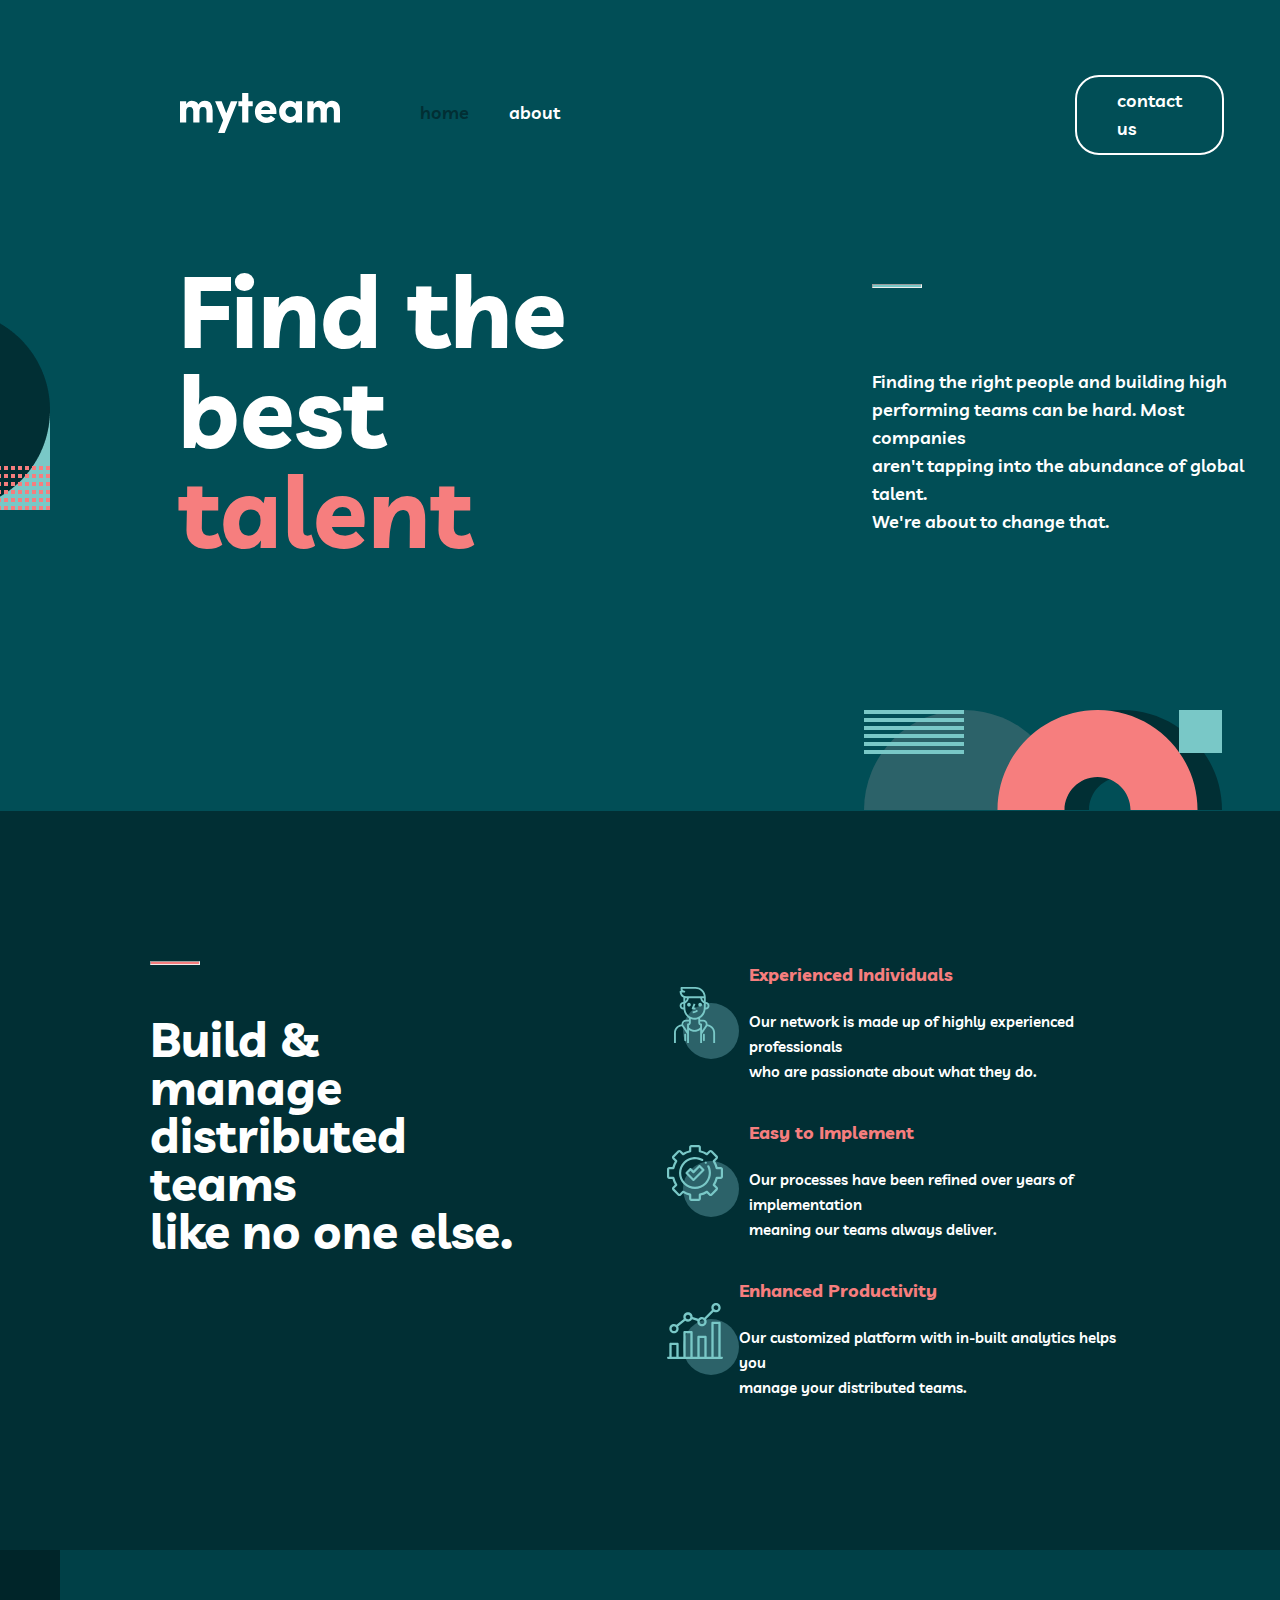
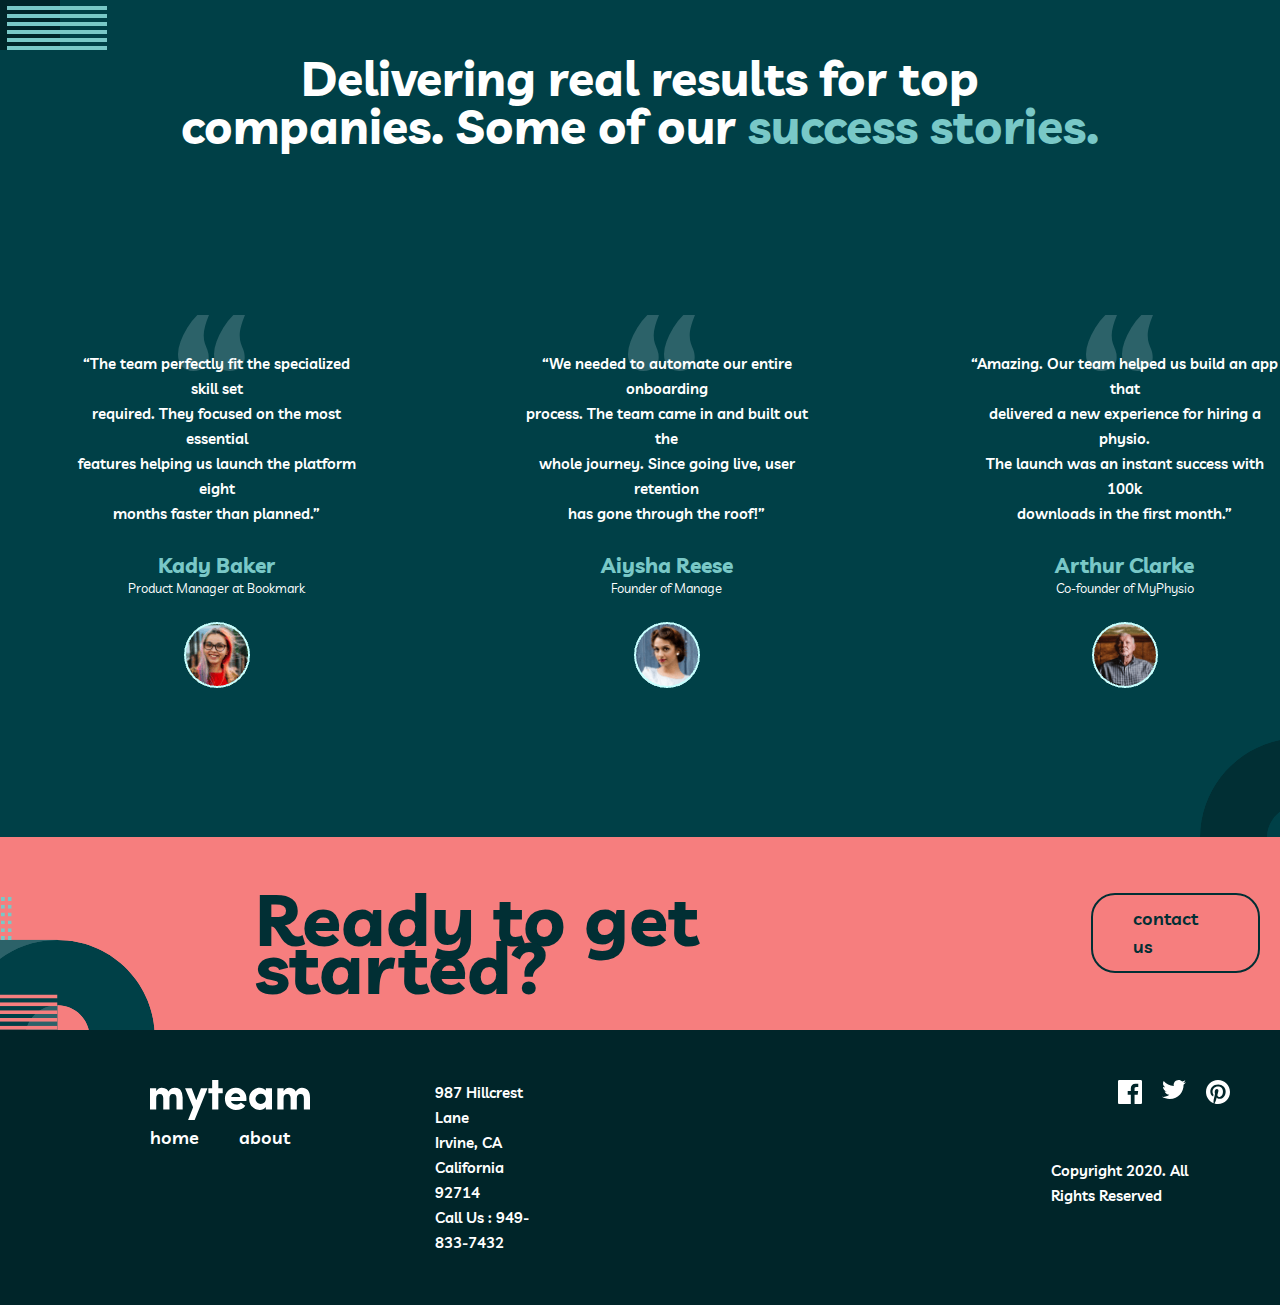
<file: index.html>
<!DOCTYPE html>
<html lang="uz">
  <head>
    <meta charset="UTF-8" />
    <meta name="viewport" content="width=device-width, initial-scale=1.0" />
    <title>7-1 pattern</title>
    <link rel="stylesheet" href="./styles/main.css" />
  </head>
  <body>
    <header class="header">
      <div class="container header-container">
        <div class="header_logo">
          <a href=""><img src="./images/myteam.svg" alt="logo" /></a>

          <nav class="navbar">
            <ul class="nav-list">
              <li class="nav_item"><a href="#" class="nav_link-h"> home</a></li>
              <li class="nav_item">
                <a href="./pages/about.html" class="nav_link">about</a>
              </li>
            </ul>
          </nav>
        </div>
        <a class="h-btn" href="./pages/contact.html"><p>contact us</p></a>
      </div>
    </header>
    <main class="main">
      <section class="hero1">
        <div class="container main-container">
          <div class="hero1-desc">
            <img
              class="hero1-img"
              src="./images/Group 8.png"
              srcset="./images/Group 8@2x.png 2x"
              alt=""
            />
            <h1 class="hero1-title">
              Find the <br />best
              <span class="talent">talent</span>
            </h1>
            <div class="hero1-text">
              <hr class="h1-hr" />
              <p>
                Finding the right people and building high <br />
                performing teams can be hard. Most companies <br />
                aren't tapping into the abundance of global talent. <br />
                We're about to change that.
              </p>
            </div>
          </div>
          <img
            class="h1-b-img"
            src="./images/Group 7.svg"
            srcset="./images/Group 7@2x.svg 2x"
            alt=""
          />
        </div>
      </section>
      <section class="hero2">
        <div class="container hero2-container">
          <div class="hero2-title">
            <hr class="h2-hr" />
            <h2 class="t-text">
              Build & manage <br />
              distributed teams <br />
              like no one else.
            </h2>
          </div>
          <div class="hero2-desc">
            <div class="desc1">
              <img src="./images/icon-feature-experience.svg" alt="" />
              <div class="img-text">
                <h3 class="subtitle">Experienced Individuals</h3>
                <p class="s-text">
                  Our network is made up of highly experienced professionals
                  <br />
                  who are passionate about what they do.
                </p>
              </div>
            </div>
            <div class="desc1">
              <img src="./images/icon-feature-implementation.svg" alt="" />
              <div class="img-text">
                <h3 class="subtitle">Easy to Implement</h3>
                <p class="s-text">
                  Our processes have been refined over years of implementation
                  <br />
                  meaning our teams always deliver.
                </p>
              </div>
            </div>
            <div class="desc3">
              <img src="./images/icon-feature-productivity.svg" alt="" />
              <div class="img-text">
                <h3 class="subtitle">Enhanced Productivity</h3>
                <p class="s-text">
                  Our customized platform with in-built analytics helps you
                  <br />
                  manage your distributed teams.
                </p>
              </div>
            </div>
          </div>
        </div>
      </section>
      <section class="hero3">
        <div class="container hero3-container">
          <div class="top-img">
            <img class="top-img" src="./images/reviews-bg-left.svg" alt="" />
          </div>
          <h2 class="h3-title">
            Delivering real results for top <br />
            companies. Some of our <span class="blue">success stories.</span>
          </h2>
          <div class="hero3-descs">
            <div class="h3-desc">
              <img class="q" src="images/“.svg" alt="" />
              <p class="d-text">
                “The team perfectly fit the specialized skill set <br />
                required. They focused on the most essential <br />
                features helping us launch the platform eight <br />
                months faster than planned.”
              </p>
              <div class="name">
                <h3>Kady Baker</h3>
                <h6 class="w">Product Manager at Bookmark</h6>
              </div>
              <img class="name" src="./images/kady.png"" />
            </div>
            <div class="h3-desc">
              <img class="q" src="images/“.svg" alt="" />
              <p class="d-text">
                “We needed to automate our entire onboarding <br />
                process. The team came in and built out the <br />
                whole journey. Since going live, user retention <br />
                has gone through the roof!”
              </p>
              <div class="name">
                <h3>Aiysha Reese</h3>
                <h6 class="w">Founder of Manage</h6>
              </div>
              <img class="name" src="./images/aisha.png" alt="" />
            </div>
            <div class="h3-desc">
              <img class="q" src="images/“.svg" alt="" />
              <p class="d-text">
                “Amazing. Our team helped us build an app that <br />
                delivered a new experience for hiring a physio. <br />
                The launch was an instant success with 100k <br />
                downloads in the first month.”
              </p>
              <div class="name">
                <h3>Arthur Clarke</h3>
                <h6 class="w">Co-founder of MyPhysio</h6>
              </div>
              <img class="name" src="./images/arthur.png" alt="" />
            </div>
          </div>
          <div class="bottom-img">
            <img
              class="bottom-img"
              src="./images/reviews-bg-right.svg"
              alt=""
            />
          </div>
        </div>
      </section>
      <section class="hero4">
        <div class="container hero4-container">
          <img class="h4-img" src="./images/Group 8.svg" alt="" />
          <div class="h4-title">
            <h2>Ready to get started?</h2>
          </div>
          <a class="h4-btn" href="./pages/contact.html"><p>contact us</p></a>
        </div>
      </section>
    </main>
    <footer class="footer">
      <div class="container footer-container">
        <div class="f-logo">
          <a href="./index.html"> <img src="./images/myteam.svg" alt="" /></a>
          <div class="f-link">
            <a href="">home</a><a href="./pages/about.html">about</a>
          </div>
        </div>
        <p class="adress">
          987 Hillcrest Lane <br />Irvine, CA <br />
          California 92714 <br />Call Us : 949-833-7432
        </p>
        <div class="f-media">
          <div class="f-img">
            <a href=""> <img src="./images/icon-facebook.svg" alt="" /></a
            ><a href=""><img src="./images/icon-twitter.svg" alt="" /></a>
            <a href=""><img src="./images/icon-pinterest.svg" alt="" /></a>
          </div>
          <p class="service">Copyright 2020. All Rights Reserved</p>
        </div>
      </div>
    </footer>
  </body>
</html>
</file>
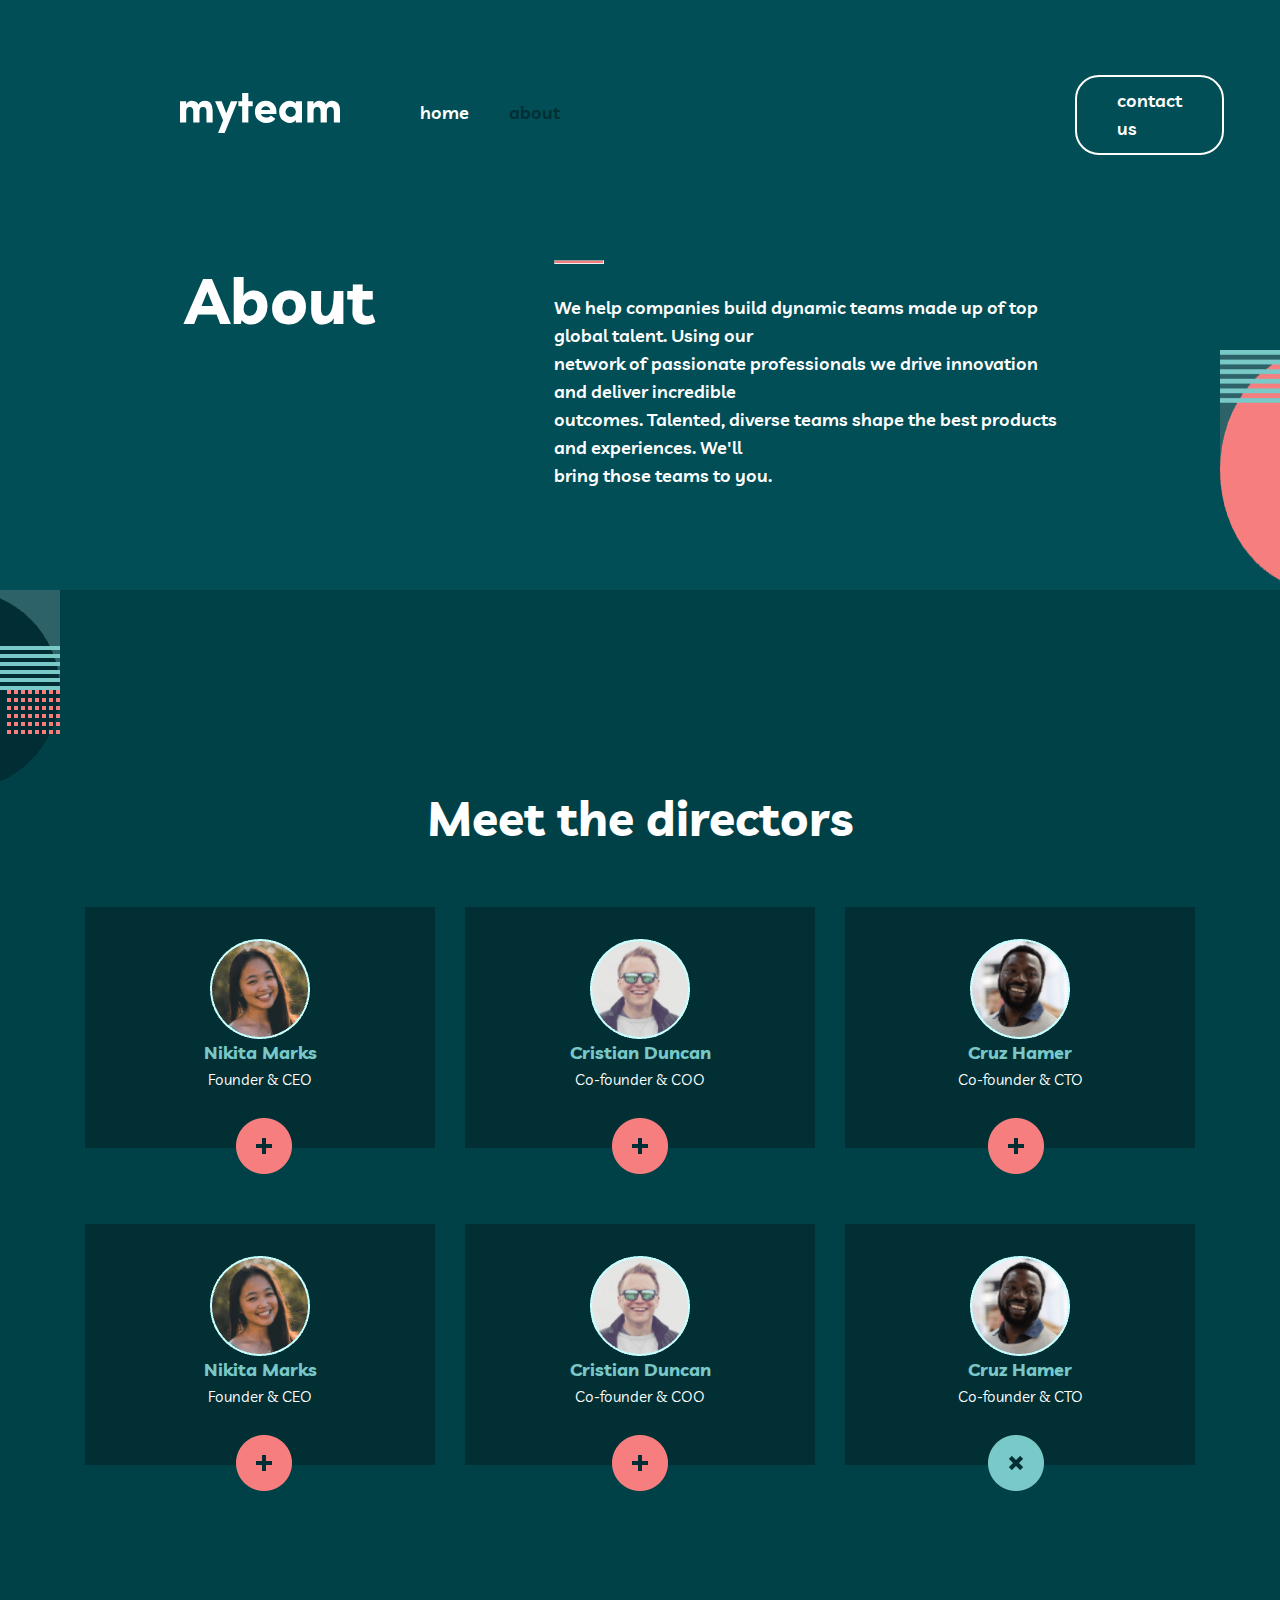
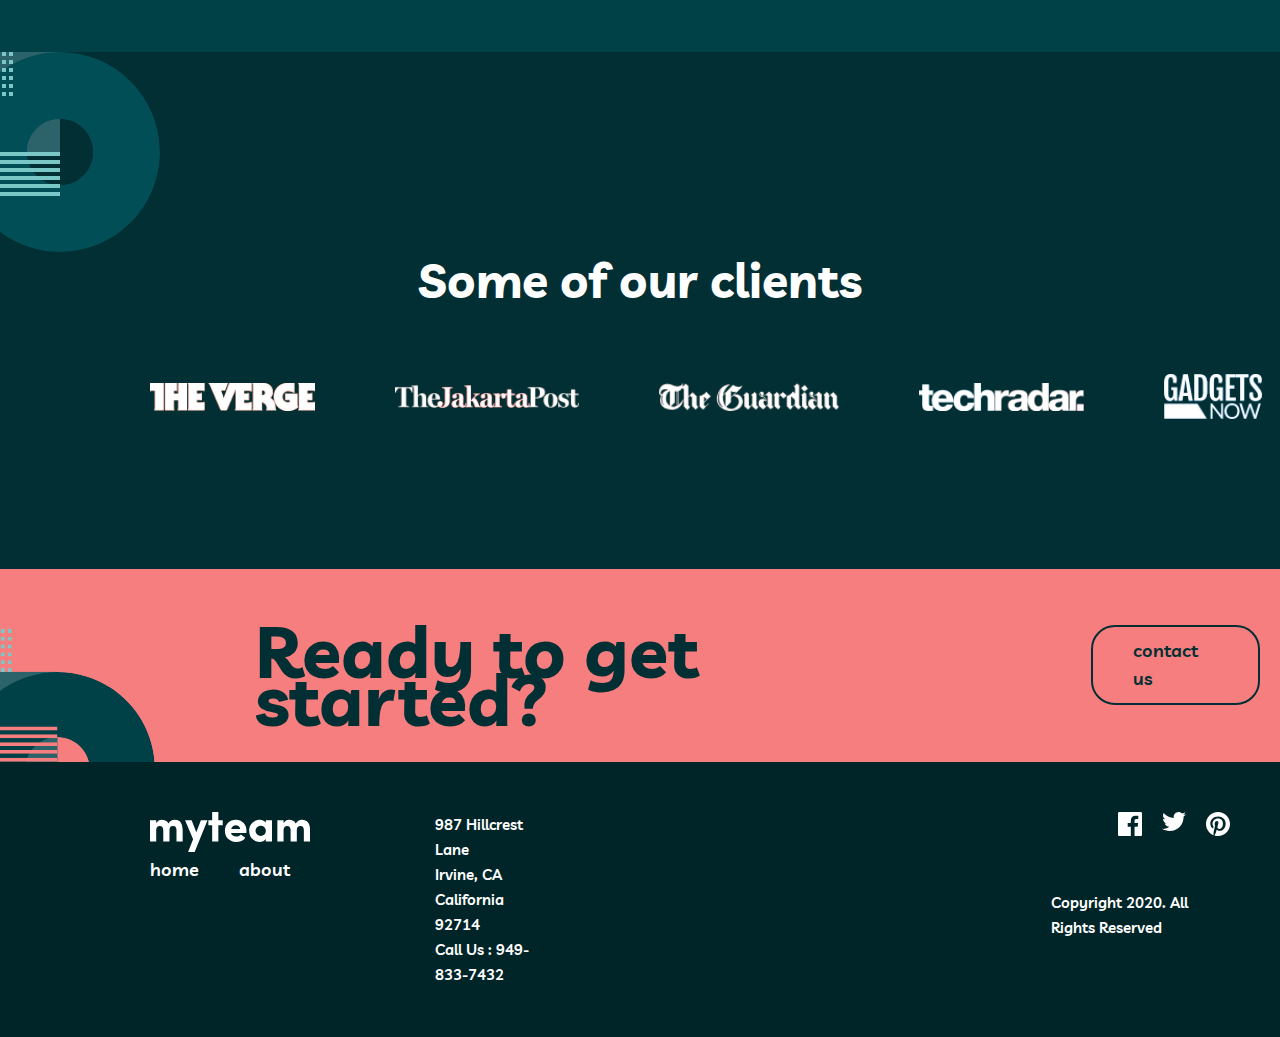
<file: pages/about.html>
<!DOCTYPE html>
<html lang="uz">
  <head>
    <meta charset="UTF-8" />
    <meta name="viewport" content="width=device-width, initial-scale=1.0" />
    <title>about</title>
    <link rel="stylesheet" href="../styles/main.css" />
  </head>
  <body>
    <header class="header">
      <div class="container header-container">
        <div class="header_logo">
          <a href="../index.html"
            ><img src="../images/myteam.svg" alt="logo"
          /></a>

          <nav class="navbar">
            <ul class="nav-list">
              <li class="nav_item">
                <a href="../index.html" class="nav_link"> home</a>
              </li>
              <li class="nav_item">
                <a href="#" class="nav_link-a">about</a>
              </li>
            </ul>
          </nav>
        </div>
        <a class="h-btn" href="../pages/contact.html"><p>contact us</p></a>
      </div>
    </header>
    <main class="main">
      <section class="about-hero">
        <div class="container about-container">
          <h2 class="ab-title">About</h2>
          <div class="ab-desc">
            <hr class="ab-hr" />
            <p class="ab-text">
              We help companies build dynamic teams made up of top global
              talent. Using our <br />
              network of passionate professionals we drive innovation and
              deliver incredible <br />
              outcomes. Talented, diverse teams shape the best products and
              experiences. We'll <br />
              bring those teams to you.
            </p>
          </div>
          <img class="ab-img" src="../images/Group 8 (2).png" alt="" />
        </div>
      </section>
      <section class="about-hero2">
        <div class="container about2-container">
          <img class="ab2-img" src="../images/Group 8 (3).png" alt="" />
          <div class="about2-desc">
            <h2 class="ab2-title">Meet the directors</h2>
            <div class="ab2-boxes1">
              <div class="box">
                <img src="../images/nikita.png" alt="" />
                <h3 class="p-name">Nikita Marks</h3>
                <p class="p-text">Founder & CEO</p>
              </div>

              <div class="box">
                <img src="../images/cristian.png" alt="" />
                <h3 class="p-name">Cristian Duncan</h3>
                <p class="p-text">Co-founder & COO</p>
              </div>
              <div class="box">
                <img src="../images/cruz.png" alt="" />
                <h3 class="p-name">Cruz Hamer</h3>
                <p class="p-text">Co-founder & CTO</p>
              </div>
            </div>
            <div class="plus1">
              <img src="../images/Group 13.png" alt="" /><img
                src="../images/Group 13.png"
                alt=""
              /><img src="../images/Group 13.png" alt="" />
            </div>
            <div class="ab2-boxes2">
              <div class="box">
                <img src="../images/nikita.png" alt="" />
                <h3 class="p-name">Nikita Marks</h3>
                <p class="p-text">Founder & CEO</p>
              </div>
              <div class="box">
                <img src="../images/cristian.png" alt="" />
                <h3 class="p-name">Cristian Duncan</h3>
                <p class="p-text">Co-founder & COO</p>
              </div>
              <div class="box">
                <img src="../images/cruz.png" alt="" />
                <h3 class="p-name">Cruz Hamer</h3>
                <p class="p-text">Co-founder & CTO</p>
              </div>
            </div>
            <div class="plus2">
              <img src="../images/Group 13.png" alt="" /><img
                src="../images/Group 13.png"
                alt=""
              /><img src="../images/Group 13 (2).png" alt="" />
            </div>
          </div>
          <div class="directors">
            <img src="../images/directors-rect.svg" alt="" />
          </div>
        </div>
      </section>
      <section class="about-hero3">
        <div class="container about3-container">
          <img class="ab3-top" src="../images/clients-circle.svg" alt="" />
          <h2 class="ab3-title">Some of our clients</h2>
          <div class="fonts">
            <img src="../images/the-verge.png" alt="" /><img
              src="../images/the-jakarta-post.png"
              alt=""
            /><img src="../images/the-guardian.png" alt="" /><img
              src="../images/techradar.png"
              alt=""
            /><img src="../images/gadgets-now.png" alt="" />
          </div>
        </div>
      </section>
      <section class="hero4">
        <div class="container hero4-container">
          <img class="h4-img" src="../images/Group 8.svg" alt="" />
          <div class="h4-title">
            <h2>Ready to get started?</h2>
          </div>
          <a class="h4-btn" href="../pages/contact.html"><p>contact us</p></a>
        </div>
      </section>
    </main>
    <footer class="footer">
      <div class="container footer-container">
        <div class="f-logo">
          <a href="../index.html"> <img src="../images/myteam.svg" alt="" /></a>
          <div class="f-link">
            <a href="../index.html">home</a><a href="#">about</a>
          </div>
        </div>
        <p class="adress">
          987 Hillcrest Lane <br />Irvine, CA <br />
          California 92714 <br />Call Us : 949-833-7432
        </p>
        <div class="f-media">
          <div class="f-img">
            <a href=""> <img src="../images/icon-facebook.svg" alt="" /></a
            ><a href=""><img src="../images/icon-twitter.svg" alt="" /></a>
            <a href=""><img src="../images/icon-pinterest.svg" alt="" /></a>
          </div>
          <p class="service">Copyright 2020. All Rights Reserved</p>
        </div>
      </div>
    </footer>
  </body>
</html>
</file>
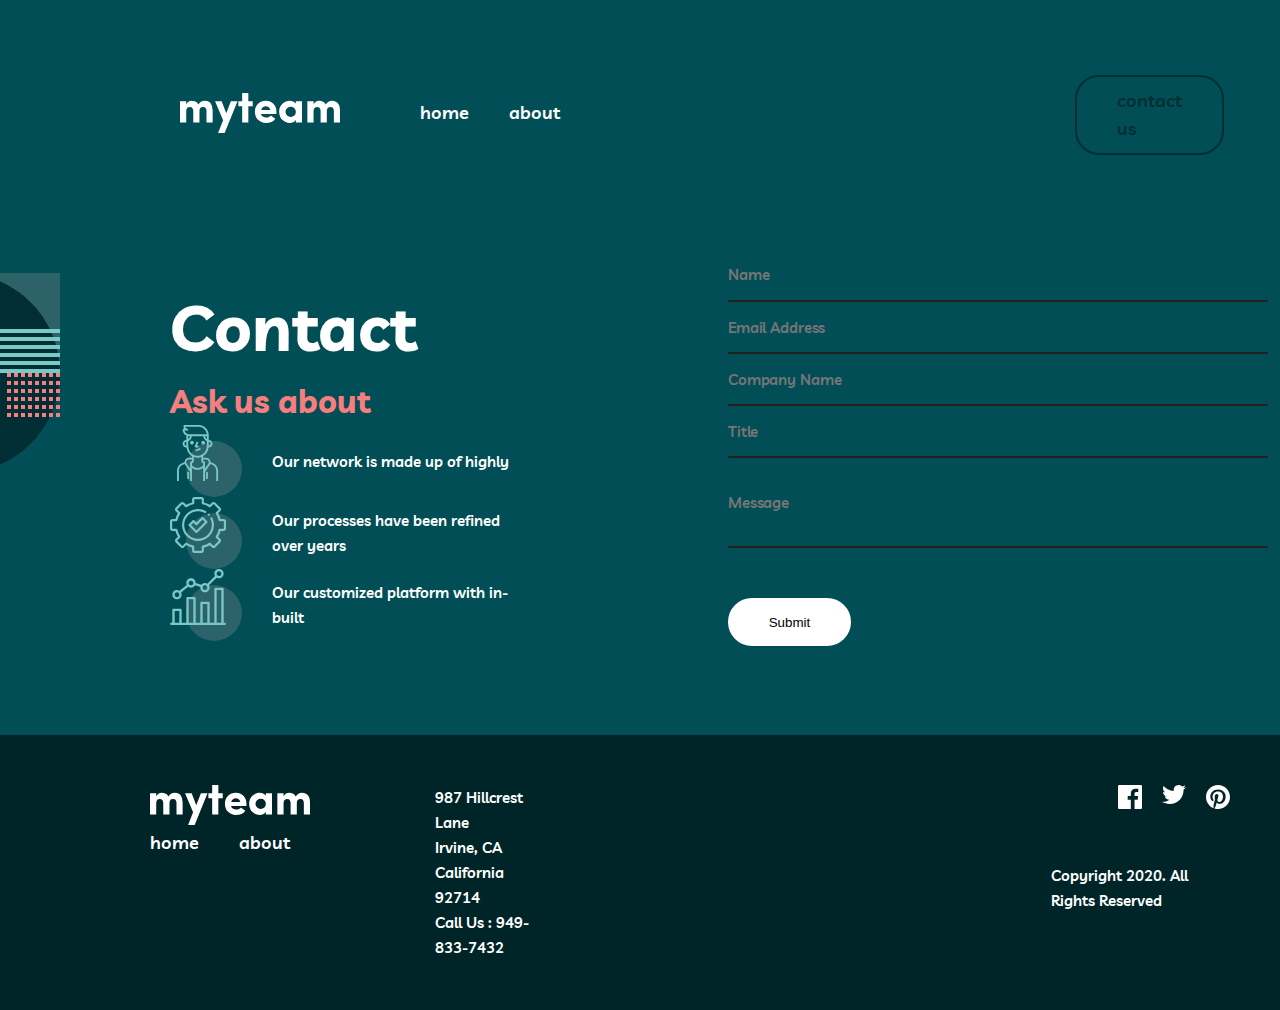
<file: pages/contact.html>
<!DOCTYPE html>
<html lang="uz">
  <head>
    <meta charset="UTF-8" />
    <meta name="viewport" content="width=device-width, initial-scale=1.0" />
    <title>contact</title>
    <link rel="stylesheet" href="../styles/main.css" />
  </head>
  <body>
    <header class="header">
      <div class="container header-container">
        <div class="header_logo">
          <a href="../index.html"
            ><img src="../images/myteam.svg" alt="logo"
          /></a>

          <nav class="navbar">
            <ul class="nav-list">
              <li class="nav_item">
                <a href="../index.html" class="nav_link"> home</a>
              </li>
              <li class="nav_item">
                <a href="../pages/about.html" class="nav_link">about</a>
              </li>
            </ul>
          </nav>
        </div>
        <a class="c-btn" href="#"><p>contact us</p></a>
      </div>
    </header>
    <main class="main">
      <section class="contact-hero">
        <div class="container contact-container">
          <div class="contact-desc">
            <img class="con-img" src="../images/Group 8 (4).png" alt="" />
            <div class="d-text">
              <h2 class="con-title">Contact</h2>
              <p class="con-sub">Ask us about</p>
            </div>
            <div class="c-desc1">
              <img src="../images/icon-feature-experience.svg" alt="" />
              <div class="img-text">
                <p class="s-text">Our network is made up of highly</p>
              </div>
            </div>
            <div class="c-desc1">
              <img src="../images/icon-feature-implementation.svg" alt="" />
              <div class="img-text">
                <p class="s-text">Our processes have been refined over years</p>
              </div>
            </div>
            <div class="c-desc1">
              <img src="../images/icon-feature-productivity.svg" alt="" />
              <div class="img-text">
                <p class="s-text">Our customized platform with in-built</p>
              </div>
            </div>
          </div>
          <div class="inputs">
            <form action="echo.htmacademy.ru" method="get"></form>
            <input class="top" type="text" placeholder="Name" /><input
              type="email"
              placeholder="Email Address"
            /><input type="text" placeholder="Company Name" /><input
              type="text"
              placeholder="Title"
            /><input class="massage" type="text" placeholder="Message" /><input
              type="text"
            />
            <button class="c-m-btn">Submit</button>
          </div>
          <img class="in-img" src="../images/Group 4.png" alt="" />
        </div>
      </section>
    </main>
    <footer class="footer">
      <div class="container footer-container">
        <div class="f-logo">
          <a href="../index.html"> <img src="../images/myteam.svg" alt="" /></a>
          <div class="f-link">
            <a href="../index.html">home</a
            ><a href="../pages/about.html">about</a>
          </div>
        </div>
        <p class="adress">
          987 Hillcrest Lane <br />Irvine, CA <br />
          California 92714 <br />Call Us : 949-833-7432
        </p>
        <div class="f-media">
          <div class="f-img">
            <a href=""> <img src="../images/icon-facebook.svg" alt="" /></a
            ><a href=""><img src="../images/icon-twitter.svg" alt="" /></a>
            <a href=""><img src="../images/icon-pinterest.svg" alt="" /></a>
          </div>
          <p class="service">Copyright 2020. All Rights Reserved</p>
        </div>
      </div>
    </footer>
  </body>
</html>
</file>
<file: styles/main.css>
/*
* Prefixed by https://autoprefixer.github.io
* PostCSS: v8.4.14,
* Autoprefixer: v10.4.7
* Browsers: last 4 version
*/
* {
  margin: 0;
  padding: 0;
  box-sizing: border-box;
}

html {
  height: 100%;
  scroll-behavior: smooth;
}

body {
  height: 100%;
  display: flex;
  flex-direction: column;
  background-color: #fff;
}

main {
  flex-grow: 1;
}

ul,
ol {
  list-style: none;
}

a {
  text-decoration: none;
  color: inherit;
}

.container {
  width: 100%;
  max-width: 1440px;
  margin-inline: auto;
  padding-inline: 20px;
}

/* livvic-600 - latin */
@font-face {
  font-display: swap; /* Check https://developer.mozilla.org/en-US/docs/Web/CSS/@font-face/font-display for other options. */
  font-family: "Livvic";
  font-style: normal;
  font-weight: 600;
  src: url("../fonts/livvic-v14-latin-600.woff2") format("woff2"); /* Chrome 36+, Opera 23+, Firefox 39+, Safari 12+, iOS 10+ */
}
/* livvic-700 - latin */
@font-face {
  font-display: swap; /* Check https://developer.mozilla.org/en-US/docs/Web/CSS/@font-face/font-display for other options. */
  font-family: "Livvic";
  font-style: normal;
  font-weight: 700;
  src: url("../fonts/livvic-v14-latin-700.woff2") format("woff2"); /* Chrome 36+, Opera 23+, Firefox 39+, Safari 12+, iOS 10+ */
}
/* livvic-regular - latin */
@font-face {
  font-display: swap; /* Check https://developer.mozilla.org/en-US/docs/Web/CSS/@font-face/font-display for other options. */
  font-family: "Livvic";
  font-style: normal;
  font-weight: 400;
  src: url("../fonts/livvic-v14-latin-regular.woff2") format("woff2"); /* Chrome 36+, Opera 23+, Firefox 39+, Safari 12+, iOS 10+ */
}
/*
* Prefixed by https://autoprefixer.github.io
* PostCSS: v8.4.14,
* Autoprefixer: v10.4.7
* Browsers: last 4 version
*/
.header {
  background: rgb(1, 78, 86);
}

.header-container {
  display: flex;
  align-items: center;
  gap: 515px;
  padding: 75px;
  padding-left: 180px;
  padding-right: 180px;
}

.header_logo {
  display: flex;
  align-items: center;
  gap: 80px;
}

.nav-list {
  display: flex;
  padding-bottom: 5px;
  color: rgb(255, 255, 255);
  font-family: Livvic;
  font-size: 18px;
  font-weight: 600;
  line-height: 28px;
  gap: 40px;
  letter-spacing: 0px;
  text-align: left;
}

/*
* Prefixed by https://autoprefixer.github.io
* PostCSS: v8.4.14,
* Autoprefixer: v10.4.7
* Browsers: last 4 version
*/
.hero1 {
  background: rgb(1, 78, 86);
}

.hero1-desc {
  display: flex;
  align-items: center;
  gap: 128px;
  margin-left: -70px;
  margin-bottom: 150px;
  padding-top: 30px;
}

.h1-hr {
  background: rgb(121, 200, 199);
  width: 50px;
  height: 4px;
}

.hero1-title {
  font-family: Livvic;
  font-size: 100px;
  font-weight: 700;
  line-height: 100px;
  letter-spacing: 0px;
  color: rgb(255, 255, 255);
  padding-right: 90px;
}
.hero1-title span {
  color: rgb(246, 126, 126);
}

.hero1-text p {
  color: rgb(255, 255, 255);
  font-family: Livvic;
  font-size: 18px;
  font-weight: 600;
  line-height: 28px;
  letter-spacing: 0px;
  margin-top: 80px;
}

.h1-b-img {
  margin-left: 844px;
  margin-bottom: -3px;
}

.hero2 {
  background: rgb(1, 47, 52);
}

.hero2-title {
  display: flex;
  flex-direction: column;
  gap: 50px;
}

.hero2-container {
  display: flex;
  justify-content: center;
  padding: 150px;
  gap: 150px;
}

.h2-hr {
  background: rgb(246, 126, 126);
  width: 50px;
  height: 4px;
}

.t-text {
  color: rgb(255, 255, 255);
  font-family: Livvic;
  font-size: 48px;
  font-weight: 700;
  line-height: 48px;
  letter-spacing: 0px;
  text-align: left;
}

.hero2-desc {
  display: flex;
  flex-direction: column;
  gap: 35px;
}

.desc1 {
  display: flex;
  align-items: center;
  gap: 10px;
}

.desc3 {
  display: flex;
  align-items: center;
}

.h2-r-img {
  margin-top: 30px;
}

.img-text {
  display: flex;
  flex-direction: column;
  gap: 20px;
}

.subtitle {
  color: rgb(246, 126, 126);
  font-family: Livvic;
  font-size: 18px;
  font-weight: 700;
  line-height: 28px;
  letter-spacing: 0px;
  background-color: 246, 126, 126;
}

.s-text {
  color: rgb(255, 255, 255);
  font-family: Livvic;
  font-size: 15px;
  font-weight: 600;
  line-height: 25px;
  letter-spacing: 0px;
  text-align: left;
}

.hero3-container {
  padding: 0;
}

.top-img {
  margin-left: -20px;
}

.d-text {
  color: rgb(255, 255, 255);
  font-family: Livvic;
  font-size: 15px;
  font-weight: 600;
  line-height: 25px;
  letter-spacing: 0px;
  text-align: center;
}

.hero3 {
  background: rgb(0, 64, 71);
  margin-bottom: 105px;
}

.bottom-img {
  overflow: hidden;
  margin-left: 600px;
  margin-bottom: -105px;
}

.name {
  color: rgb(121, 200, 199);
  font-family: Livvic;
  font-size: 18px;
  font-weight: 700;
  line-height: 28px;
  letter-spacing: 0px;
  text-align: center;
}

.w {
  color: rgb(255, 255, 255);
  font-family: Livvic;
  font-size: 13px;
  font-weight: 500;
  line-height: 18px;
  letter-spacing: 0px;
  text-align: center;
}

.h3-title {
  color: rgb(255, 255, 255);
  font-family: Livvic;
  font-size: 48px;
  font-weight: 700;
  line-height: 48px;
  letter-spacing: 0px;
  text-align: center;
  margin-bottom: 165px;
}

.blue {
  color: rgb(121, 200, 199);
}

.h3-desc {
  display: flex;
  flex-direction: column;
  align-items: center;
  justify-content: space-evenly;
  gap: 25px;
  margin-bottom: 50px;
}

.hero3-descs {
  display: flex;
  align-items: center;
  margin-left: -80px;
}

.name {
  margin-left: 150px;
}

.q {
  margin-bottom: 155px;
  margin-left: 140px;
}

.hero4 {
  background: rgb(246, 126, 126);
}

.hero4-container {
  display: flex;
  align-items: center;
  gap: 100px;
}

.h4-img {
  overflow: hidden;
  margin-top: 60px;
  margin-bottom: -105px;
  margin-left: -60px;
}

.h4-title {
  margin-bottom: -20px;
  justify-content: center;
  color: rgb(1, 47, 52);
  font-family: Livvic;
  font-size: 48px;
  font-weight: 700;
  line-height: 48px;
  letter-spacing: 0px;
}

.footer {
  background: rgb(0, 37, 41);
}

.f-link {
  display: flex;
  gap: 40px;
  color: rgb(255, 255, 255);
  font-family: Livvic;
  font-size: 18px;
  font-weight: 600;
  line-height: 28px;
  letter-spacing: 0px;
  text-align: left;
}

.footer-container {
  display: flex;
  padding: 50px;
}

.adress {
  color: rgb(255, 255, 255);
  font-family: Livvic;
  font-size: 15px;
  font-weight: 600;
  line-height: 25px;
  letter-spacing: 0px;
  text-align: left;
  margin-right: 500px;
}

.f-logo {
  margin-right: 125px;
  margin-left: 100px;
}

.service {
  color: rgb(255, 255, 255);
  font-family: Livvic;
  font-size: 15px;
  font-weight: 600;
  line-height: 25px;
  letter-spacing: 0px;
  text-align: left;
}

.f-img {
  display: flex;
  gap: 20px;
}

.f-media {
  display: flex;
  flex-direction: column;
  align-items: end;
  gap: 50px;
}

.about-container {
  display: flex;
}

.ab-title {
  color: rgb(255, 255, 255);
  font-family: Livvic;
  font-size: 64px;
  font-weight: 700;
  line-height: 100px;
  letter-spacing: 0px;
  padding-right: 150px;
  margin-left: 165px;
  margin-right: 30px;
  margin-top: 20px;
}

.ab-text {
  color: rgb(255, 255, 255);
  font-family: Livvic;
  font-size: 18px;
  font-weight: 600;
  line-height: 28px;
  letter-spacing: 0px;
  margin-right: 50px;
}

.ab-desc {
  display: flex;
  flex-direction: column;
  margin-top: 30px;
  gap: 30px;
  padding-bottom: 100px;
}

.about-hero {
  background: rgb(1, 78, 86);
}

.ab-hr {
  background: rgb(246, 126, 126);
  width: 50px;
  height: 4px;
}

.ab-img {
  margin-top: 120px;
  margin-left: 100px;
  margin-right: -160px;
}

.about-hero2 {
  background: rgb(0, 64, 71);
}

.about2-container {
  padding-bottom: 200px;
}

.ab2-img {
  margin-left: -160px;
}

.ab2-title {
  color: rgb(255, 255, 255);
  font-family: Livvic;
  font-size: 48px;
  font-weight: 700;
  line-height: 48px;
  letter-spacing: 0px;
  text-align: center;
  margin-bottom: 65px;
}

.plus1 {
  display: flex;
  align-items: center;
  gap: 320px;
  margin-top: -110px;
  margin-bottom: 50px;
}

.plus2 {
  display: flex;
  align-items: center;
  gap: 320px;
  margin-top: -30px;
  margin-bottom: 10px;
}

.ab2-boxes1 {
  display: flex;
  gap: 30px;
  margin-bottom: 80px;
}

.directors {
  margin-top: 50px;
  margin-bottom: -203px;
  margin-left: 1360px;
}

.ab2-boxes2 {
  display: flex;
  gap: 30px;
}

.about2-desc {
  display: flex;
  flex-direction: column;
  align-items: center;
}

.box {
  display: flex;
  flex-direction: column;
  align-items: center;
  justify-content: space-evenly;
  width: 350px;
  padding: 32px 24px 56px 24px;
  background: rgb(1, 47, 52);
}

.p-name {
  color: rgb(121, 200, 199);
  font-family: Livvic;
  font-size: 18px;
  font-weight: 700;
  line-height: 28px;
  letter-spacing: 0px;
  text-align: center;
}

.p-text {
  color: rgb(255, 255, 255);
  font-family: Livvic;
  font-size: 15px;
  font-weight: 500;
  line-height: 25px;
  letter-spacing: 0px;
  text-align: center;
}

.about-hero3 {
  background: rgb(1, 47, 52);
}

.ab3-title {
  color: rgb(255, 255, 255);
  font-family: Livvic;
  font-size: 48px;
  font-weight: 700;
  line-height: 48px;
  letter-spacing: 0px;
  text-align: center;
}

.fonts {
  display: flex;
  align-items: center;
  gap: 80px;
  margin-left: 130px;
  padding-bottom: 150px;
  padding-top: 70px;
}

.ab3-top {
  margin-left: -60px;
}

.contact-hero {
  background: rgb(1, 78, 86);
}

.contact-container {
  display: flex;
  align-items: center;
}

.inputs {
  display: flex;
  flex-direction: column;
}

.con-title {
  color: rgb(255, 255, 255);
  font-family: Livvic;
  font-size: 64px;
  font-weight: 700;
  line-height: 100px;
  letter-spacing: 0px;
  text-align: left;
}

.contact-desc {
  margin-right: 200px;
  margin-bottom: 50px;
}

.con-sub {
  color: rgb(246, 126, 126);
  font-family: Livvic;
  font-size: 32px;
  font-weight: 700;
  line-height: 48px;
  letter-spacing: 0px;
  text-align: left;
}

.con-img {
  margin-left: -160px;
}

.d-text {
  margin-left: 150px;
  margin-top: -200px;
}

.c-desc1 {
  display: flex;
  align-items: center;
  gap: 30px;
  margin-left: 150px;
}

.nav_link-a {
  color: rgb(1, 47, 52);
}

.nav_link-h {
  color: rgb(1, 47, 52);
}

input {
  width: 540px;
  height: 52px;
  background: rgb(1, 78, 86);
  border-left: none;
  border-right: none;
  border-bottom: none;
  color: rgb(255, 255, 255);
  font-family: Livvic;
  font-size: 15px;
  font-weight: 600;
  line-height: 25px;
  letter-spacing: -0.12px;
  text-align: left;
}

.massage {
  height: 90px;
}

.top {
  width: 540px;
  height: 52px;
  background: rgb(1, 78, 86);
  border-left: none;
  border-right: none;
  border-top: none;
  border-bottom: none;
  color: rgb(255, 255, 255);
  font-family: Livvic;
  font-size: 15px;
  font-weight: 600;
  line-height: 25px;
  letter-spacing: -0.12px;
  text-align: left;
}

.in-img {
  overflow: hidden;
  margin-top: 300px;
  margin-left: 60px;
  margin-right: -250px;
}

/*
* Prefixed by https://autoprefixer.github.io
* PostCSS: v8.4.14,
* Autoprefixer: v10.4.7
* Browsers: last 4 version
*/
.h-btn {
  background-color: rgb(1, 78, 86);
  border: 2px solid rgb(255, 255, 255);
  border-radius: 24px;
}
.h-btn p {
  color: rgb(255, 255, 255);
  font-family: Livvic;
  font-size: 18px;
  font-weight: 600;
  line-height: 28px;
  letter-spacing: 0px;
  padding-left: 40px;
  padding-right: 40px;
  padding-top: 10px;
  padding-bottom: 10px;
}

.h-btn:hover {
  background-color: aliceblue;
  border: 2px solid rgb(1, 78, 86);
}
.h-btn:hover p {
  color: rgb(1, 78, 86);
}

.h4-btn {
  background: rgb(246, 126, 126);
  border: 2px solid rgb(1, 47, 52);
  border-radius: 24px;
}
.h4-btn p {
  color: rgb(1, 47, 52);
  font-family: Livvic;
  font-size: 18px;
  font-weight: 600;
  line-height: 28px;
  letter-spacing: 0px;
  padding-left: 40px;
  padding-right: 40px;
  padding-top: 10px;
  padding-bottom: 10px;
}

.h4-btn:hover {
  background-color: rgb(1, 47, 52);
  border: 2px solid rgb(246, 126, 126);
}
.h4-btn:hover p {
  color: rgb(246, 126, 126);
}

.c-btn p {
  color: rgb(1, 47, 52);
  font-family: Livvic;
  font-size: 18px;
  font-weight: 600;
  line-height: 28px;
  letter-spacing: 0px;
  padding-left: 40px;
  padding-right: 40px;
  padding-top: 10px;
  padding-bottom: 10px;
  background-color: rgb(1, 78, 86);
  border: 2px solid rgb(1, 47, 52);
  border-radius: 24px;
}

.c-btn:hover {
  background-color: rgb(1, 47, 52);
  border: 2px solid rgb(1, 47, 52);
}
.c-btn:hover p {
  color: rgb(1, 47, 52);
}

.c-m-btn {
  box-sizing: border-box;
  border: 2px solid rgb(255, 255, 255);
  border-radius: 24px;
  background: rgb(255, 255, 255);
  width: 123px;
  height: 48px;
  margin-bottom: 70px;
}

.c-m-btn:hover {
  border: 2px solid rgb(255, 255, 255);
  background: rgb(1, 78, 86);
  color: aliceblue;
}/*# sourceMappingURL=main.css.map */
</file>
